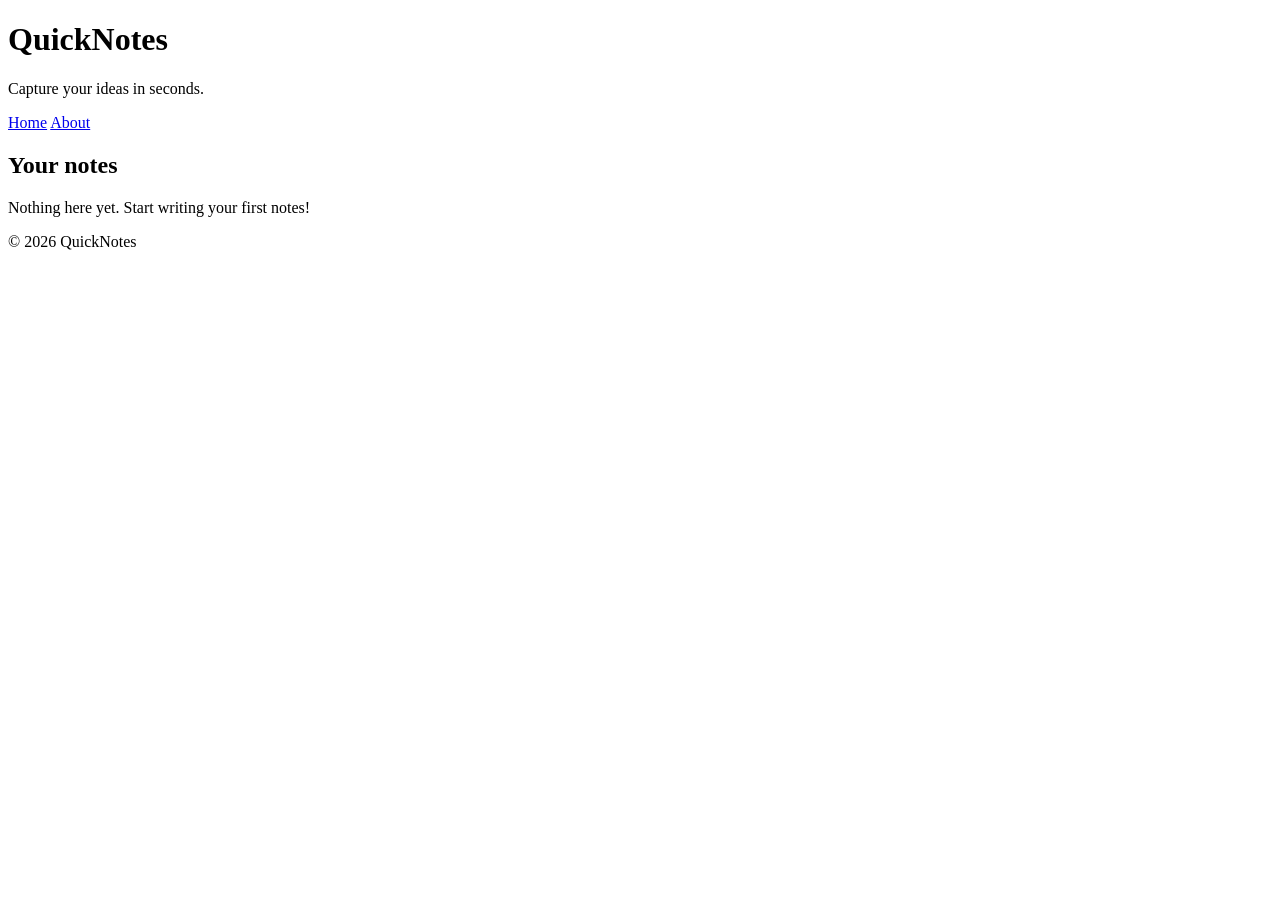
<file: day1/index.html>
<!DOCTYPE html>
<html lang="en">

<head>
  <meta charset="UTF-8">
  <meta name="viewport" content="width=device-width, initial-scale=1.0">
  <title>QuickNotes</title>
</head>

<body>
  <header>
    <h1>QuickNotes</h1>
    <p>Capture your ideas in seconds.</p>
    <nav>
      <a href="index.html">Home</a>
      <a href="about.html">About</a>
    </nav>
  </header>

  <main>
    <h2>Your notes</h2>
    <p>Nothing here yet. Start writing your first notes!</p>
  </main>

  <footer>
    <p>&copy; 2026 QuickNotes</p>
  </footer>
</body>

</html>
</file>
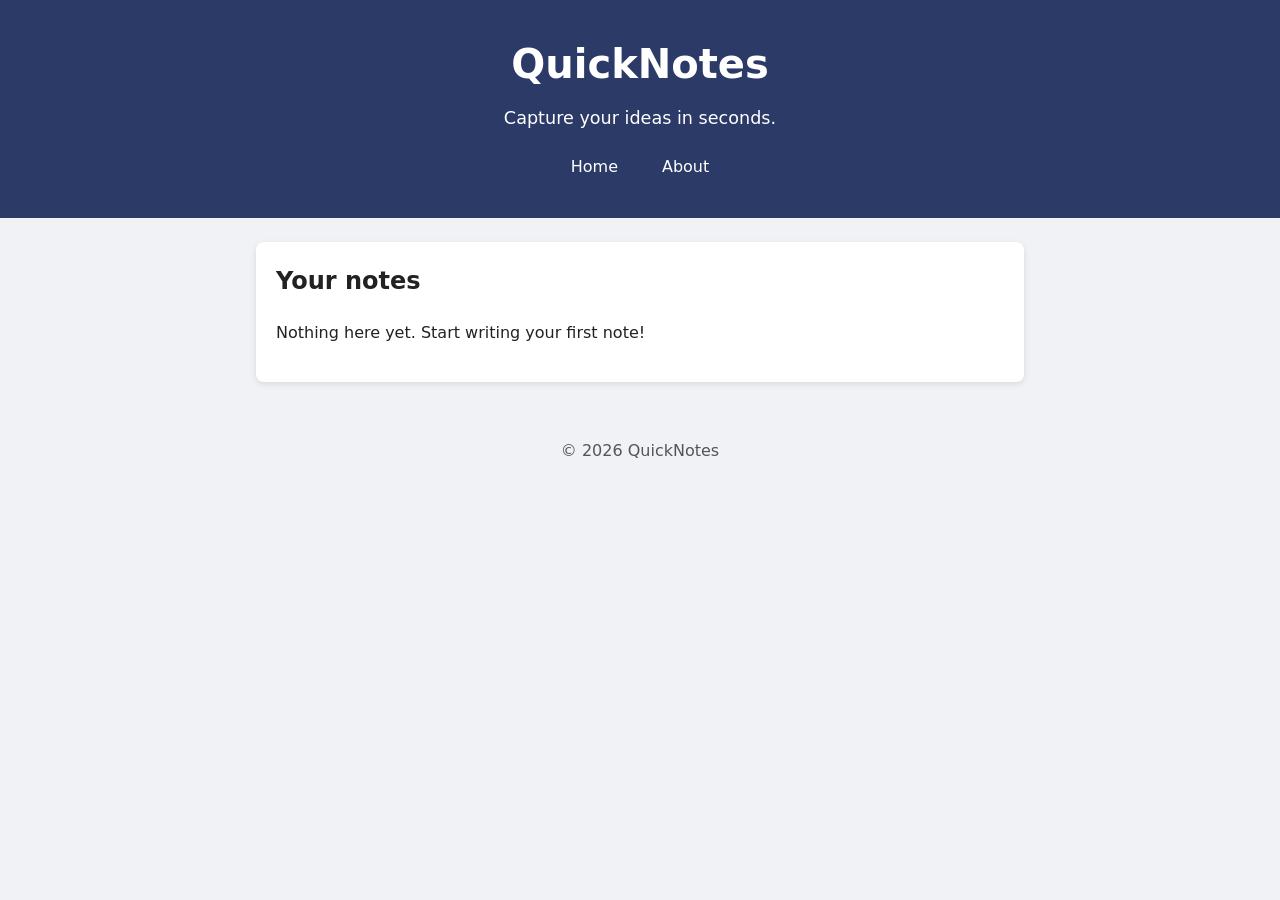
<file: day2/index.html>
<!DOCTYPE html>
<html lang="en">
<head>
  <meta charset="UTF-8">
  <meta name="viewport" content="width=device-width, initial-scale=1.0">
  <title>QuickNotes</title>
  <link rel="stylesheet" href="style.css">
</head>
<body>
  <header>
    <h1>QuickNotes</h1>
    <p>Capture your ideas in seconds.</p>
    <nav>
      <a href="index.html">Home</a>
      <a href="about.html">About</a>
    </nav>
  </header>

  <main>
    <section>
      <h2>Your notes</h2>
      <p>Nothing here yet. Start writing your first note!</p>
    </section>
  </main>

  <footer>
    <p>&copy; 2026 QuickNotes</p>
  </footer>
</body>
</html>
</file>
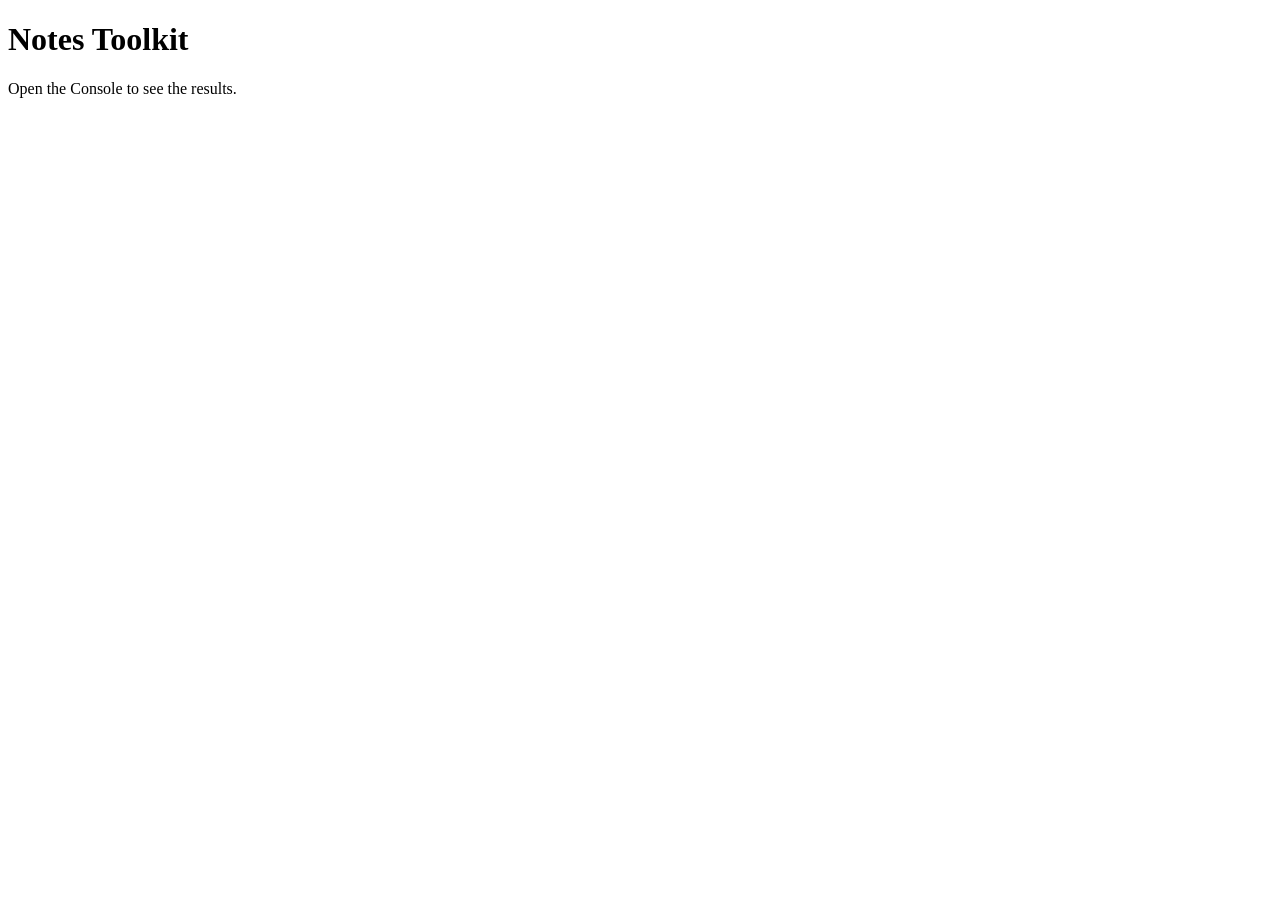
<file: day3/index.html>
<!DOCTYPE html>
<html lang="en">
<head>
  <meta charset="UTF-8">
  <meta name="viewport" content="width=device-width, initial-scale=1.0">
  <title>Notes Toolkit</title>
  <script src="script.js" defer></script>
</head>
<body>
  <h1>Notes Toolkit</h1>
  <p>Open the Console to see the results.</p>
</body>
</html>
</file>
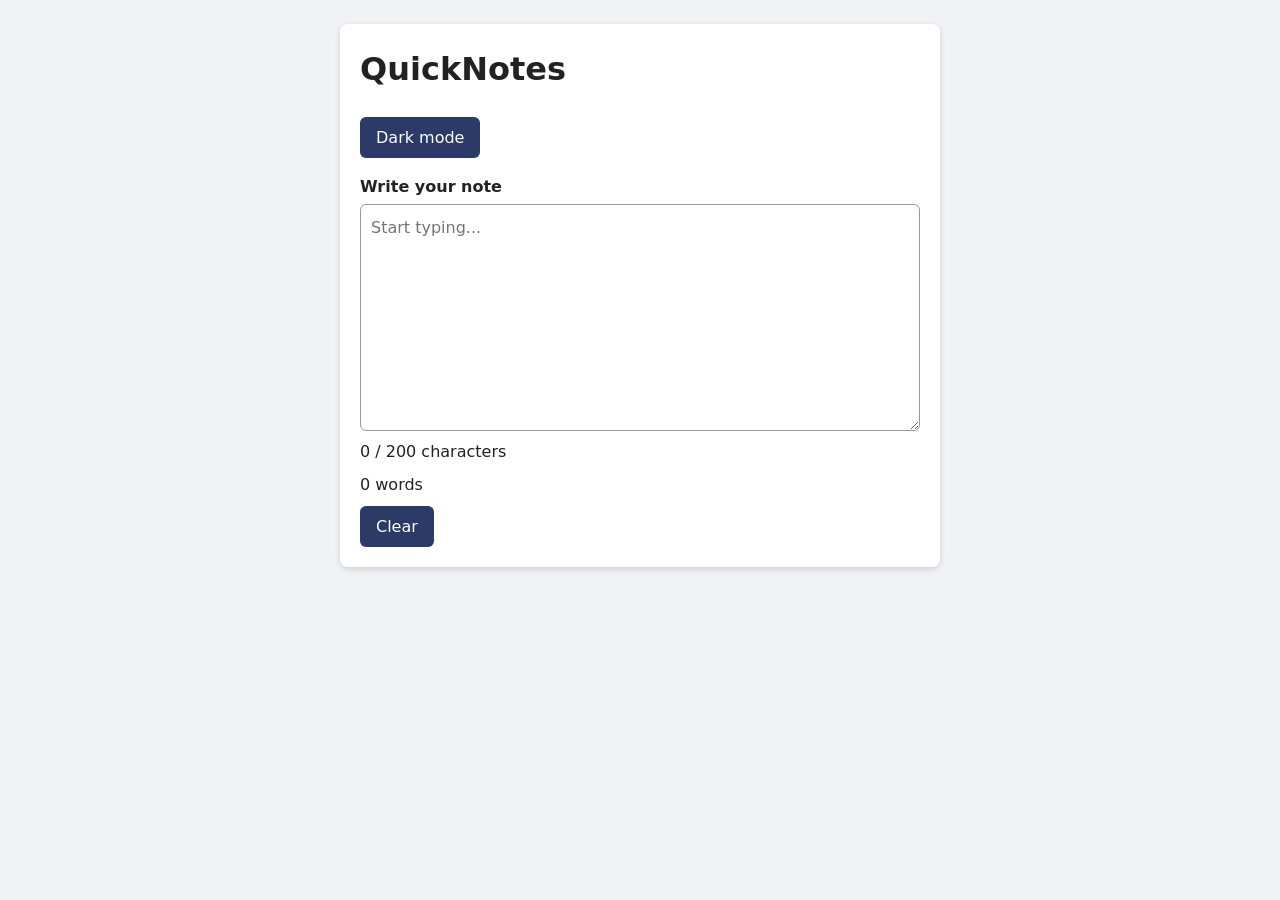
<file: day4/index.html>
<!DOCTYPE html>
<html lang="en">
<head>
  <meta charset="UTF-8">
  <meta name="viewport" content="width=device-width, initial-scale=1.0">
  <title>QuickNotes Counter</title>
  <link rel="stylesheet" href="style.css">
  <script src="script.js" defer></script>
</head>
<body>
  <main>
    <h1>QuickNotes</h1>

    <button id="theme-toggle" type="button">Dark mode</button>

    <label for="note-text">Write your note</label>
    <textarea id="note-text" rows="8" placeholder="Start typing..."></textarea>

    <p id="char-count">0 / 200 characters</p>
    <p id="word-count">0 words</p>

    <button id="clear-btn" type="button">Clear</button>
  </main>
</body>
</html>
</file>
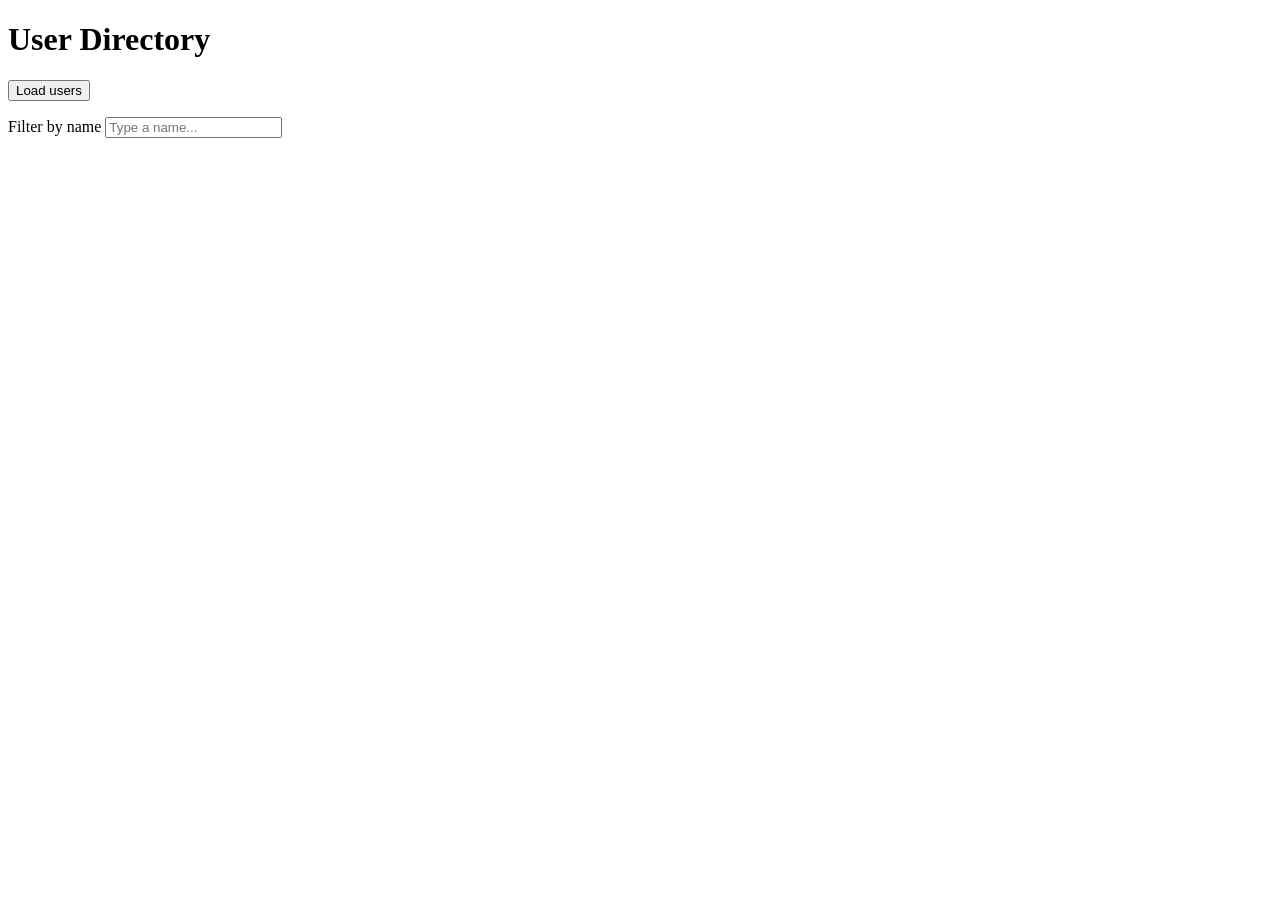
<file: day5/index.html>
<!DOCTYPE html>
<html lang="en">
<head>
  <meta charset="UTF-8">
  <meta name="viewport" content="width=device-width, initial-scale=1.0">
  <title>User Directory</title>
  <script src="users.js" defer></script>
</head>
<body>
  <header>
    <h1>User Directory</h1>
  </header>

  <main>
    <button id="load-users" type="button">Load users</button>

    <p>
      <label for="filter-input">Filter by name</label>
      <input type="text" id="filter-input" placeholder="Type a name...">
    </p>

    <p id="status"></p>
    <ul id="users-list"></ul>
  </main>
</body>
</html>
</file>
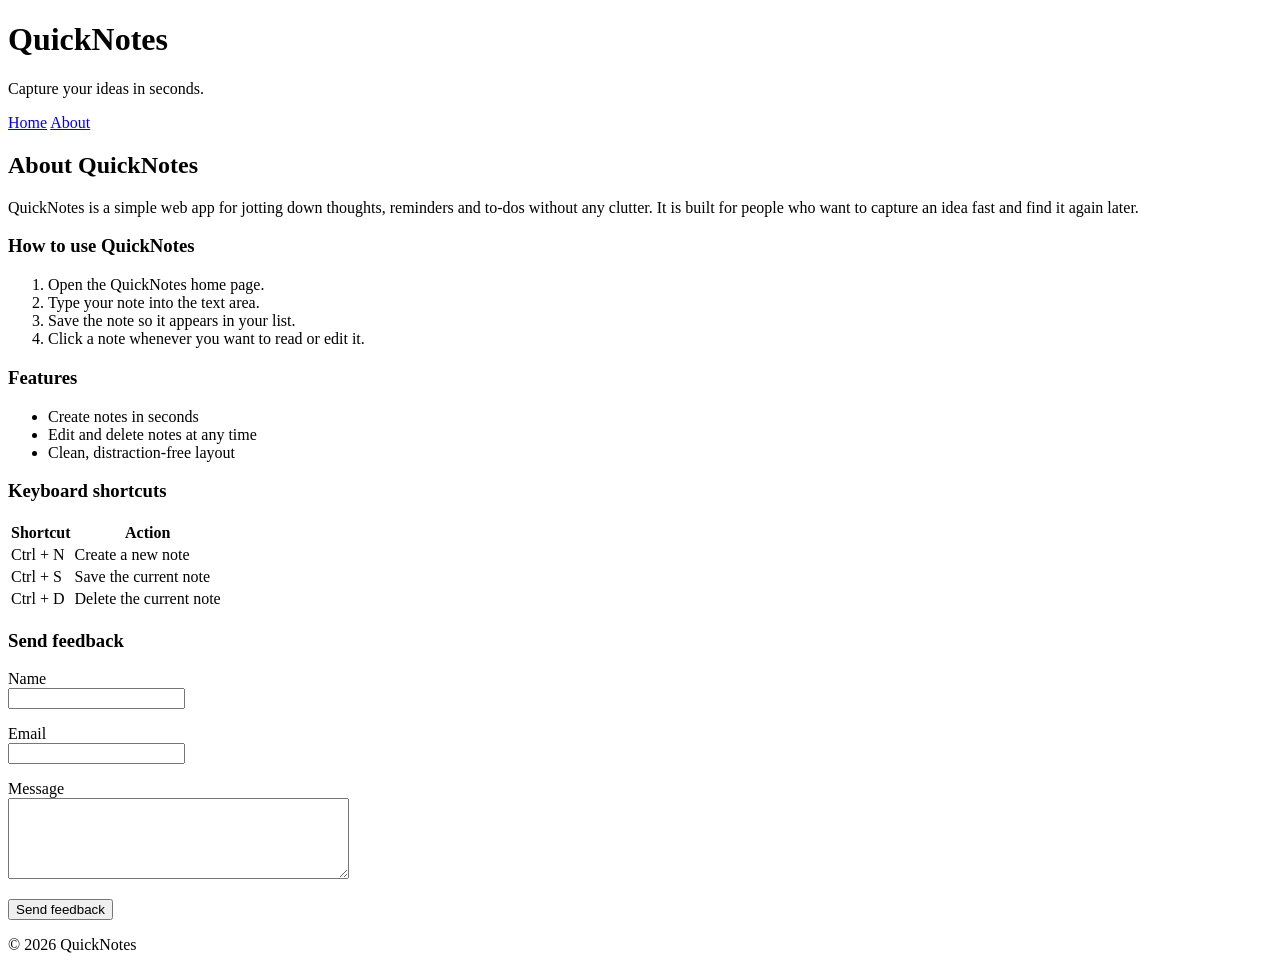
<file: day1/about.html>
<!DOCTYPE html>
<html lang="en">

<head>
  <meta charset="UTF-8">
  <meta name="viewport" content="width=device-width, initial-scale=1.0">
  <title>About QuickNotes</title>
</head>

<body>
  <header>
    <h1>QuickNotes</h1>
    <p>Capture your ideas in seconds.</p>
    <nav>
      <a href="index.html">Home</a>
      <a href="about.html">About</a>
    </nav>
  </header>

  <main>
    <h2>About QuickNotes</h2>
    <p>QuickNotes is a simple web app for jotting down thoughts, reminders and to-dos without any clutter. It is built
      for people who want to capture an idea fast and find it again later.</p>

    <section>
      <h3>How to use QuickNotes</h3>
      <ol>
        <li>Open the QuickNotes home page.</li>
        <li>Type your note into the text area.</li>
        <li>Save the note so it appears in your list.</li>
        <li>Click a note whenever you want to read or edit it.</li>
      </ol>
    </section>

    <section>
      <h3>Features</h3>
      <ul>
        <li>Create notes in seconds</li>
        <li>Edit and delete notes at any time</li>
        <li>Clean, distraction-free layout</li>
    <!--    <li>Keyboard shortcuts for fast writing</li>-->
      </ul>
    </section>

    <section>
      <h3>Keyboard shortcuts</h3>
      <table>
        <thead>
          <tr>
            <th>Shortcut</th>
            <th>Action</th>
          </tr>
        </thead>
        <tbody>
          <tr>
            <td>Ctrl + N</td>
            <td>Create a new note</td>
          </tr>
          <tr>
            <td>Ctrl + S</td>
            <td>Save the current note</td>
          </tr>
          <tr>
            <td>Ctrl + D</td>
            <td>Delete the current note</td>
          </tr>
        </tbody>
      </table> 
    </section>

    <section>
      <h3>Send feedback</h3>
      <form>
        <p>
          <label for="name">Name</label><br>
          <input type="text" id="name" name="name" required>
        </p>
        <p>
          <label for="email">Email</label><br>
          <input type="email" id="email" name="email" required>
        </p>
        <p>
          <label for="message">Message</label><br>
          <textarea id="message" name="message" rows="5" cols="40" required></textarea>
        </p>
        <button type="submit">Send feedback</button>
      </form>
    </section>
  </main>

  <footer>
    <p>&copy; 2026 QuickNotes</p>
  </footer>
</body>

</html>
</file>
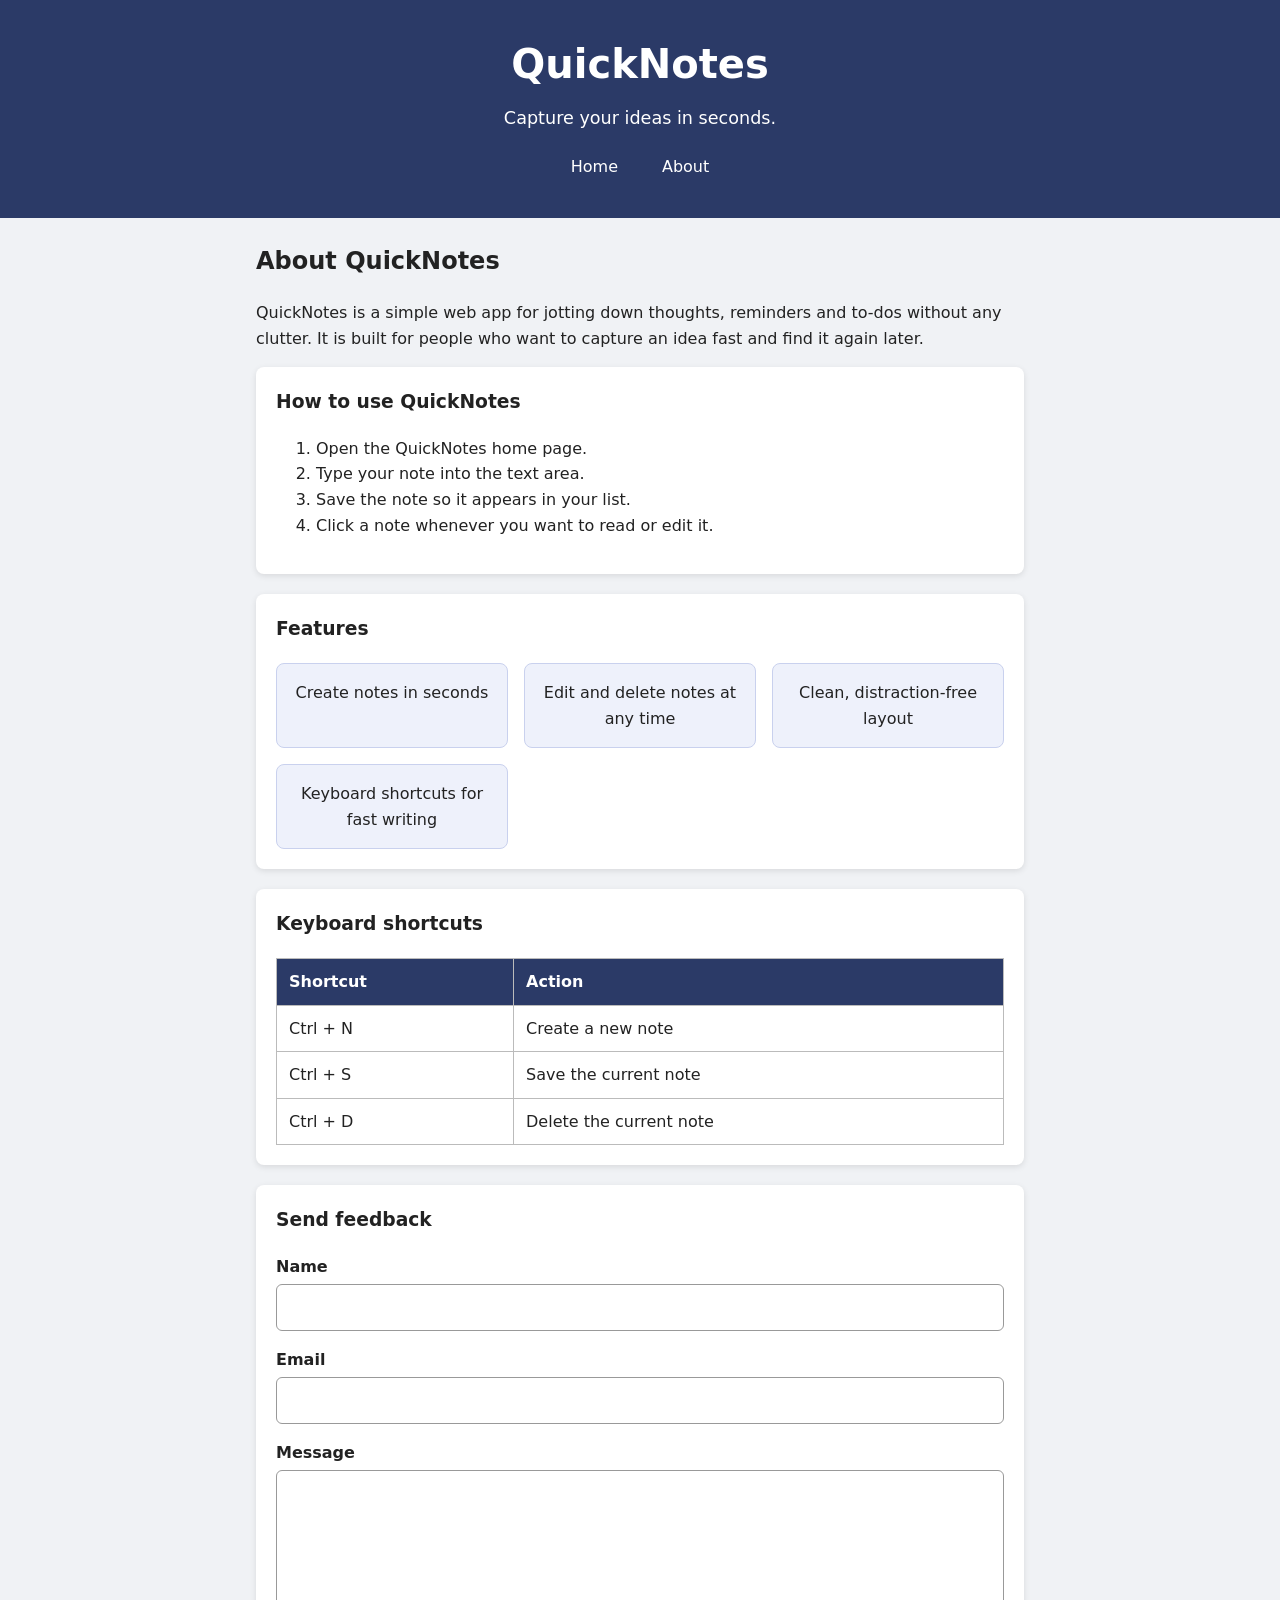
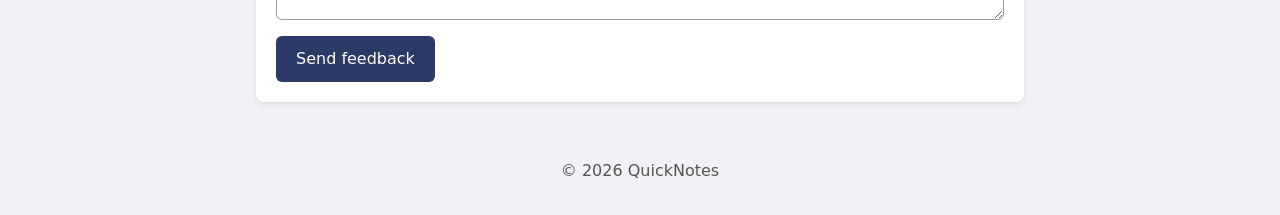
<file: day2/about.html>
<!DOCTYPE html>
<html lang="en">
<head>
  <meta charset="UTF-8">
  <meta name="viewport" content="width=device-width, initial-scale=1.0">
  <title>About QuickNotes</title>
  <link rel="stylesheet" href="style.css">
</head>
<body>
  <header>
    <h1>QuickNotes</h1>
    <p>Capture your ideas in seconds.</p>
    <nav>
      <a href="index.html">Home</a>
      <a href="about.html">About</a>
    </nav>
  </header>

  <main>
    <h2>About QuickNotes</h2>
    <p>QuickNotes is a simple web app for jotting down thoughts, reminders and to-dos without any clutter. It is built for people who want to capture an idea fast and find it again later.</p>

    <section>
      <h3>How to use QuickNotes</h3>
      <ol>
        <li>Open the QuickNotes home page.</li>
        <li>Type your note into the text area.</li>
        <li>Save the note so it appears in your list.</li>
        <li>Click a note whenever you want to read or edit it.</li>
      </ol>
    </section>

    <section>
      <h3>Features</h3>
      <ul class="features">
        <li>Create notes in seconds</li>
        <li>Edit and delete notes at any time</li>
        <li>Clean, distraction-free layout</li>
        <li>Keyboard shortcuts for fast writing</li>
      </ul>
    </section>

    <section>
      <h3>Keyboard shortcuts</h3>
      <table>
        <thead>
          <tr>
            <th>Shortcut</th>
            <th>Action</th>
          </tr>
        </thead>
        <tbody>
          <tr>
            <td>Ctrl + N</td>
            <td>Create a new note</td>
          </tr>
          <tr>
            <td>Ctrl + S</td>
            <td>Save the current note</td>
          </tr>
          <tr>
            <td>Ctrl + D</td>
            <td>Delete the current note</td>
          </tr>
        </tbody>
      </table>
    </section>

    <section>
      <h3>Send feedback</h3>
      <form>
        <p>
          <label for="name">Name</label>
          <input type="text" id="name" name="name" required>
        </p>
        <p>
          <label for="email">Email</label>
          <input type="email" id="email" name="email" required>
        </p>
        <p>
          <label for="message">Message</label>
          <textarea id="message" name="message" rows="5" required></textarea>
        </p>
        <button type="submit">Send feedback</button>
      </form>
    </section>
  </main>

  <footer>
    <p>&copy; 2026 QuickNotes</p>
  </footer>
</body>
</html>
</file>
<file: day2/style.css>
/* ---------- Reset and base ---------- */
*,
*::before,
*::after {
  box-sizing: border-box;
}

body {
  margin: 0;
  font-family: system-ui, -apple-system, "Segoe UI", Arial, sans-serif;
  line-height: 1.6;
  color: #222;
  background-color: #f0f2f5;
}

/* ---------- Header ---------- */
header {
  background-color: #2b3a67;
  color: #fff;
  text-align: center;
  padding: 32px 16px;
}

header h1 {
  margin: 0 0 8px;
  font-size: 2.5rem;
}

header p {
  margin: 0 0 16px;
  font-size: 1.1rem;
}

/* ---------- Navigation (Flexbox) ---------- */
nav {
  display: flex;
  justify-content: center;
  gap: 16px;
}

nav a {
  color: #fff;
  text-decoration: none;
  padding: 6px 14px;
  border-radius: 6px;
  transition: background-color 0.3s ease, color 0.3s ease;
}

nav a:hover,
nav a:focus {
  background-color: #fff;
  color: #2b3a67;
}

/* ---------- Main and section cards ---------- */
main {
  max-width: 800px;
  margin: 24px auto;
  padding: 0 16px;
}

section {
  background-color: #fff;
  padding: 20px;
  margin-bottom: 20px;
  border-radius: 8px;
  box-shadow: 0 2px 6px rgba(0, 0, 0, 0.1);
}

section h2,
section h3 {
  margin-top: 0;
}

/* ---------- Features grid ---------- */
.features {
  list-style: none;
  margin: 0;
  padding: 0;
  display: grid;
  grid-template-columns: repeat(auto-fit, minmax(180px, 1fr));
  gap: 16px;
}

.features li {
  background-color: #eef1fb;
  border: 1px solid #c9d1ee;
  border-radius: 8px;
  padding: 16px;
  text-align: center;
}

/* ---------- Table ---------- */
table {
  width: 100%;
  border-collapse: collapse;
}

th,
td {
  border: 1px solid #bbb;
  padding: 10px 12px;
  text-align: left;
}

th {
  background-color: #2b3a67;
  color: #fff;
}

/* ---------- Form ---------- */
form p {
  margin: 0 0 16px;
}

label {
  display: block;
  font-weight: bold;
  margin-bottom: 4px;
}

input,
textarea {
  display: block;
  width: 100%;
  padding: 10px;
  border: 1px solid #999;
  border-radius: 6px;
  font: inherit;
}

input:focus,
textarea:focus {
  outline: 2px solid #2b3a67;
  border-color: #2b3a67;
}

button {
  background-color: #2b3a67;
  color: #fff;
  border: none;
  border-radius: 6px;
  padding: 10px 20px;
  font: inherit;
  cursor: pointer;
  transition: background-color 0.3s ease, transform 0.2s ease;
}

button:hover {
  background-color: #4a5fa8;
  transform: translateY(-2px);
}

/* ---------- Footer ---------- */
footer {
  text-align: center;
  padding: 16px;
  color: #555;
}

/* ---------- Small screens ---------- */
@media (max-width: 600px) {
  header {
    padding: 16px 12px;
  }

  header h1 {
    font-size: 1.75rem;
  }

  header p {
    font-size: 1rem;
  }

  section {
    padding: 14px;
  }
}
</file>
<file: day4/style.css>
/* ---------- Colour variables (light theme) ---------- */
:root {
  --bg: #f0f2f5;
  --card: #ffffff;
  --text: #222222;
  --border: #999999;
  --accent: #2b3a67;
  --accent-hover: #4a5fa8;
  --button-text: #ffffff;
  --warning-color: #e67e00;
  --over-color: #d00000;
}

/* ---------- Dark theme: only the variables change ---------- */
body.dark {
  --bg: #121826;
  --card: #1e2638;
  --text: #e8eaf0;
  --border: #55607a;
  --accent: #7f9cf5;
  --accent-hover: #a3b8ff;
  --button-text: #121826;
  --warning-color: #ffb347;
  --over-color: #ff6b6b;
}

/* ---------- Base ---------- */
*,
*::before,
*::after {
  box-sizing: border-box;
}

body {
  margin: 0;
  font-family: system-ui, -apple-system, "Segoe UI", Arial, sans-serif;
  line-height: 1.6;
  background-color: var(--bg);
  color: var(--text);
  transition: background-color 0.3s ease, color 0.3s ease;
}

main {
  max-width: 600px;
  margin: 24px auto;
  padding: 20px;
  background-color: var(--card);
  border-radius: 8px;
  box-shadow: 0 2px 6px rgba(0, 0, 0, 0.15);
}

h1 {
  margin-top: 0;
}

label {
  display: block;
  font-weight: bold;
  margin: 16px 0 4px;
}

textarea {
  display: block;
  width: 100%;
  padding: 10px;
  font: inherit;
  color: var(--text);
  background-color: var(--card);
  border: 1px solid var(--border);
  border-radius: 6px;
  resize: vertical;
}

textarea:focus {
  outline: 2px solid var(--accent);
}

p {
  margin: 8px 0;
}

/* ---------- Buttons ---------- */
button {
  background-color: var(--accent);
  color: var(--button-text);
  border: none;
  border-radius: 6px;
  padding: 8px 16px;
  font: inherit;
  cursor: pointer;
  transition: background-color 0.3s ease;
}

button:hover {
  background-color: var(--accent-hover);
}

/* ---------- Counter states ---------- */
.warning {
  color: var(--warning-color);
}

.over {
  color: var(--over-color);
  font-weight: bold;
}
</file>
